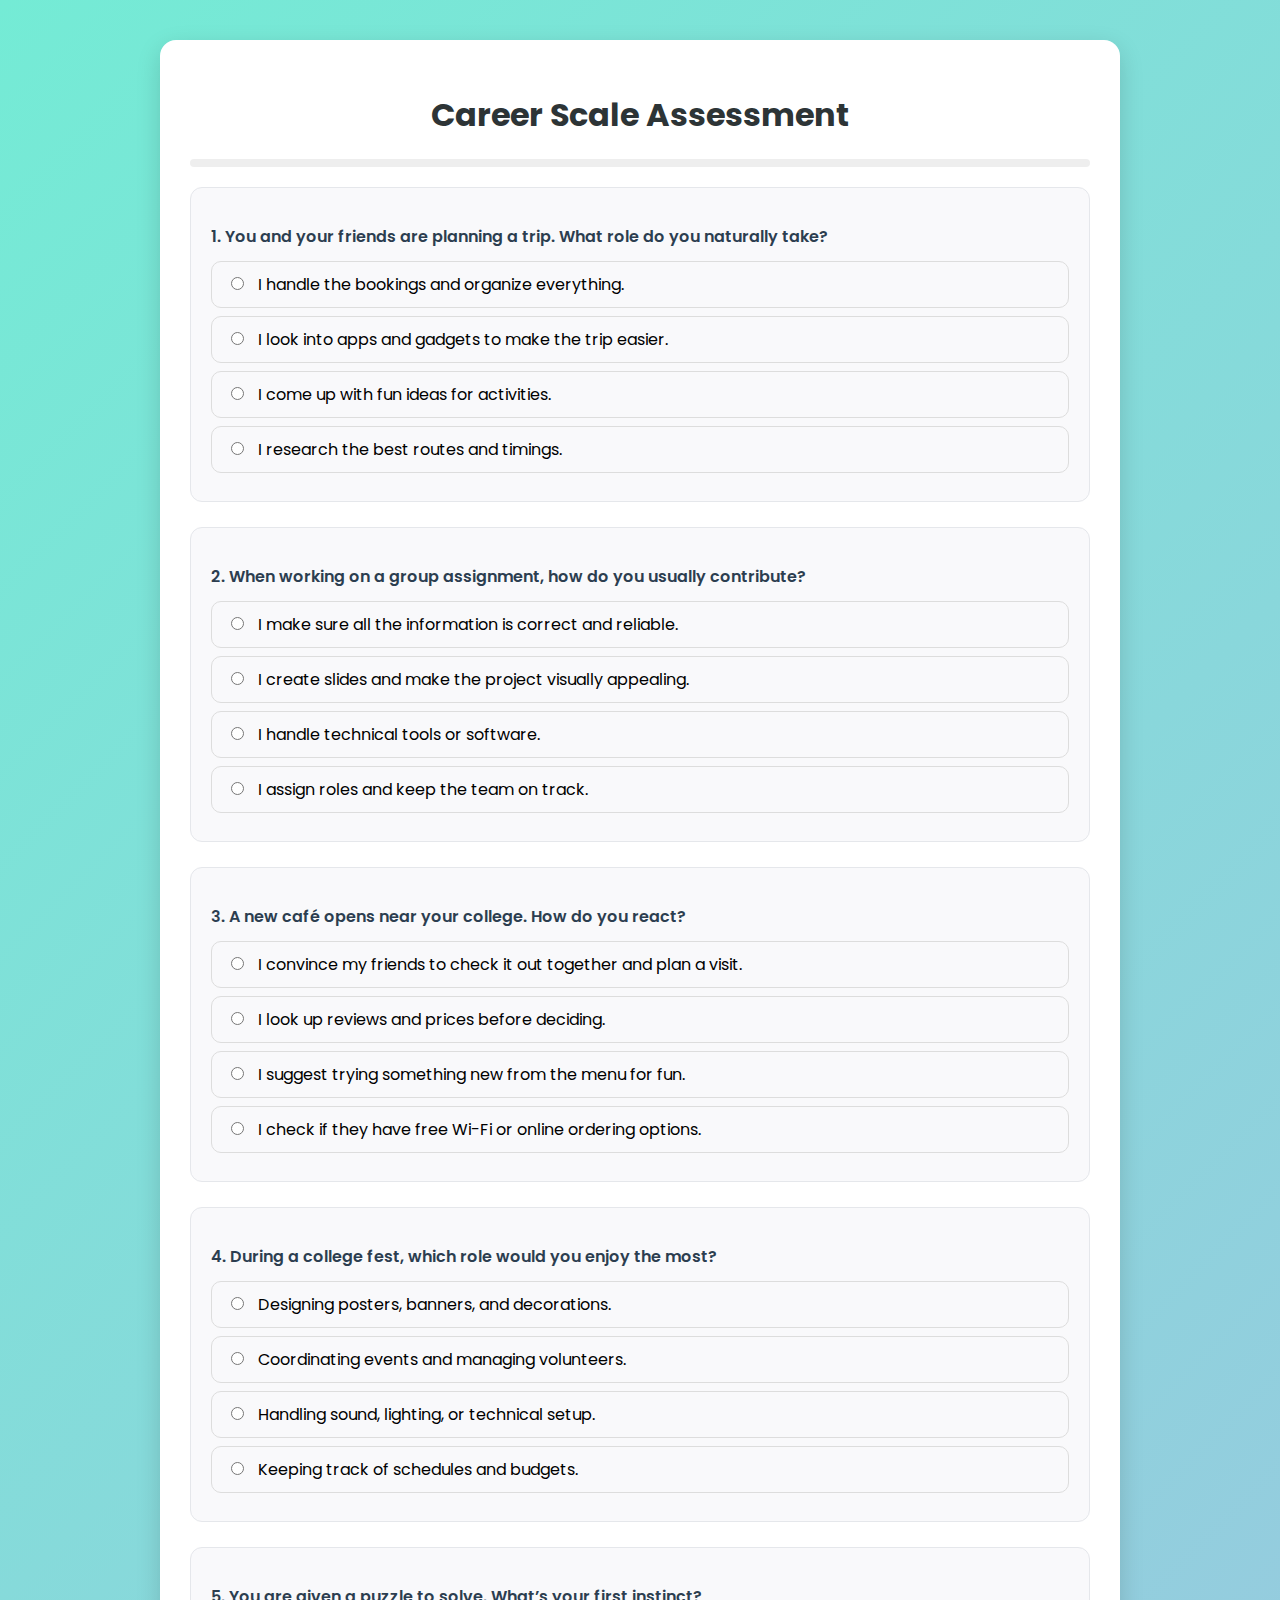
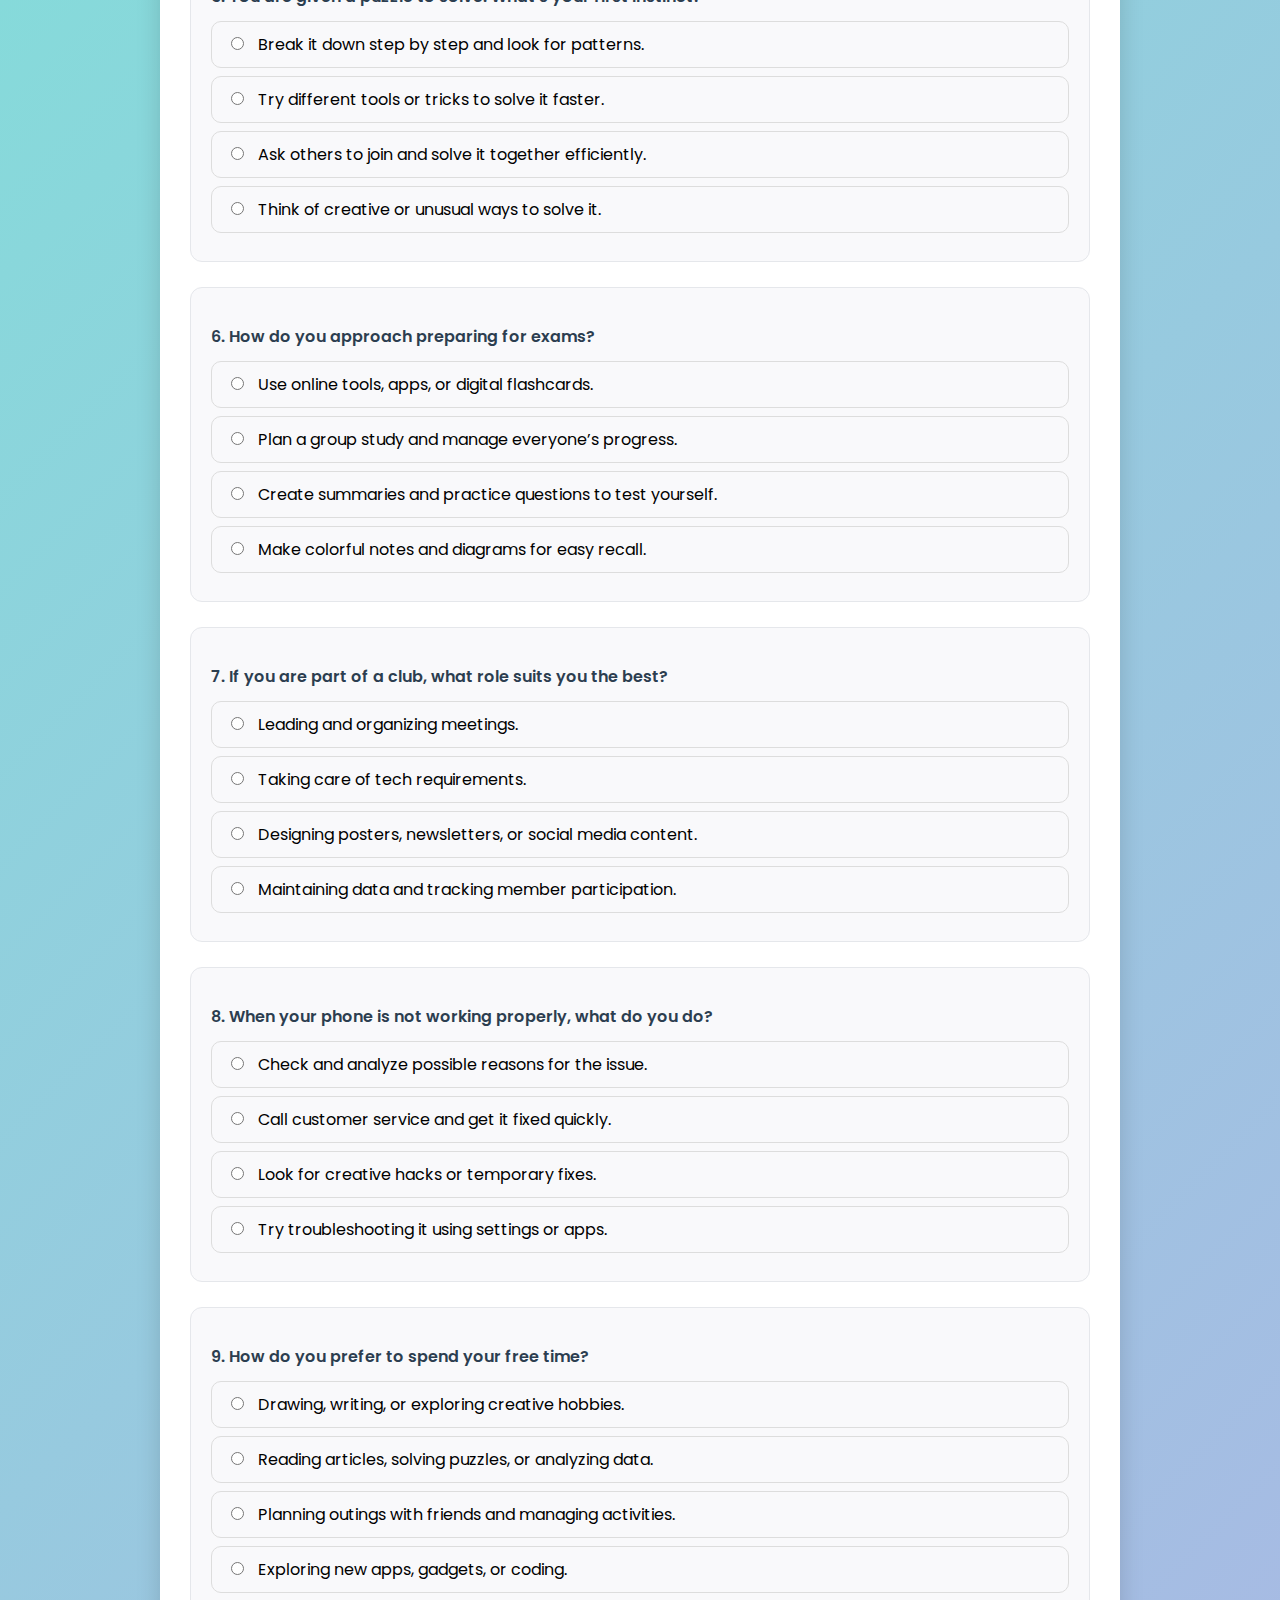
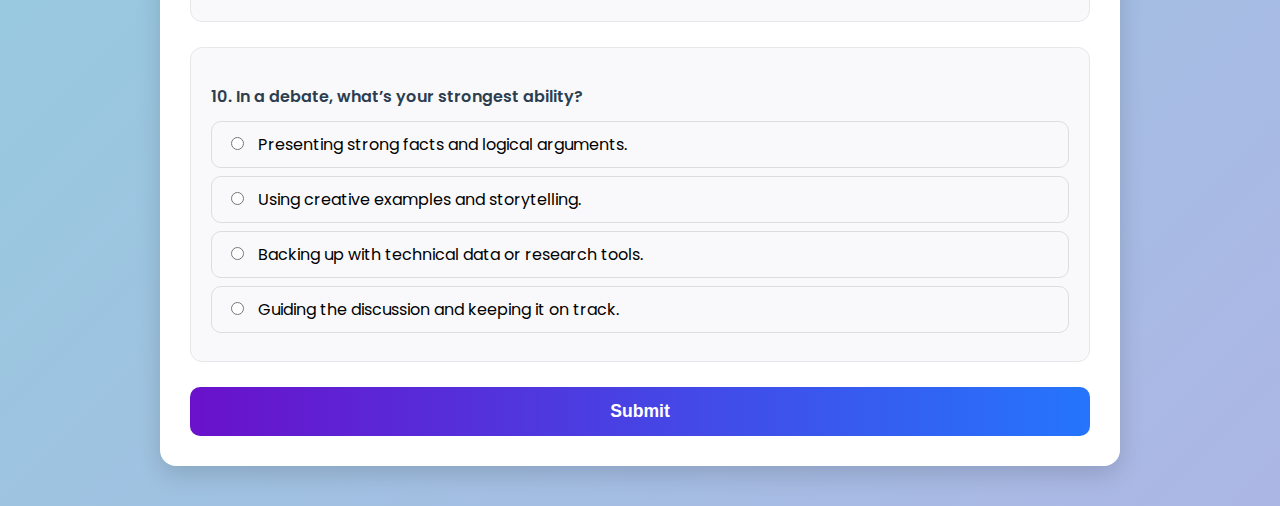
<file: index.html>
<!DOCTYPE html>
<html lang="en">
<head>
  <meta charset="UTF-8">
  <meta name="viewport" content="width=device-width, initial-scale=1.0">
  <title>Career Scale Portal</title>
  <link rel="stylesheet" href="style.css">
</head>
<body>
  <div class="container">
    <h1>Career Scale Assessment</h1>
    <div id="progress">
  <div id="progress-bar"></div>
</div>

    <form id="careerForm">
     <div class="question">
        <p>1. You and your friends are planning a trip. What role do you naturally take?</p>
        <label><input type="radio" name="q1" value="M" required> I handle the bookings and organize everything.</label>
        <label><input type="radio" name="q1" value="T"> I look into apps and gadgets to make the trip easier.</label>
        <label><input type="radio" name="q1" value="C"> I come up with fun ideas for activities.</label>
        <label><input type="radio" name="q1" value="A"> I research the best routes and timings.</label>
      </div>

      <div class="question">
        <p>2. When working on a group assignment, how do you usually contribute?</p>
        <label><input type="radio" name="q2" value="A" required> I make sure all the information is correct and reliable.</label>
        <label><input type="radio" name="q2" value="C"> I create slides and make the project visually appealing.</label>
        <label><input type="radio" name="q2" value="T"> I handle technical tools or software.</label>
        <label><input type="radio" name="q2" value="M"> I assign roles and keep the team on track.</label>
      </div>

      <div class="question">
        <p>3. A new café opens near your college. How do you react?</p>
        <label><input type="radio" name="q3" value="M" required> I convince my friends to check it out together and plan a visit.</label>
        <label><input type="radio" name="q3" value="A"> I look up reviews and prices before deciding.</label>
        <label><input type="radio" name="q3" value="C"> I suggest trying something new from the menu for fun.</label>
        <label><input type="radio" name="q3" value="T"> I check if they have free Wi-Fi or online ordering options.</label>
      </div>

      <div class="question">
        <p>4. During a college fest, which role would you enjoy the most?</p>
        <label><input type="radio" name="q4" value="C" required> Designing posters, banners, and decorations.</label>
        <label><input type="radio" name="q4" value="M"> Coordinating events and managing volunteers.</label>
        <label><input type="radio" name="q4" value="T"> Handling sound, lighting, or technical setup.</label>
        <label><input type="radio" name="q4" value="A"> Keeping track of schedules and budgets.</label>
      </div>

      <div class="question">
        <p>5. You are given a puzzle to solve. What’s your first instinct?</p>
        <label><input type="radio" name="q5" value="A" required> Break it down step by step and look for patterns.</label>
        <label><input type="radio" name="q5" value="T"> Try different tools or tricks to solve it faster.</label>
        <label><input type="radio" name="q5" value="M"> Ask others to join and solve it together efficiently.</label>
        <label><input type="radio" name="q5" value="C"> Think of creative or unusual ways to solve it.</label>
      </div>

      <div class="question">
        <p>6. How do you approach preparing for exams?</p>
        <label><input type="radio" name="q6" value="T" required> Use online tools, apps, or digital flashcards.</label>
        <label><input type="radio" name="q6" value="M"> Plan a group study and manage everyone’s progress.</label>
        <label><input type="radio" name="q6" value="A"> Create summaries and practice questions to test yourself.</label>
        <label><input type="radio" name="q6" value="C"> Make colorful notes and diagrams for easy recall.</label>
      </div>

      <div class="question">
        <p>7. If you are part of a club, what role suits you the best?</p>
        <label><input type="radio" name="q7" value="M" required> Leading and organizing meetings.</label>
        <label><input type="radio" name="q7" value="T"> Taking care of tech requirements.</label>
        <label><input type="radio" name="q7" value="C"> Designing posters, newsletters, or social media content.</label>
        <label><input type="radio" name="q7" value="A"> Maintaining data and tracking member participation.</label>
      </div>

      <div class="question">
        <p>8. When your phone is not working properly, what do you do?</p>
        <label><input type="radio" name="q8" value="A" required> Check and analyze possible reasons for the issue.</label>
        <label><input type="radio" name="q8" value="M"> Call customer service and get it fixed quickly.</label>
        <label><input type="radio" name="q8" value="C"> Look for creative hacks or temporary fixes.</label>
        <label><input type="radio" name="q8" value="T"> Try troubleshooting it using settings or apps.</label>
      </div>

      <div class="question">
        <p>9. How do you prefer to spend your free time?</p>
        <label><input type="radio" name="q9" value="C" required> Drawing, writing, or exploring creative hobbies.</label>
        <label><input type="radio" name="q9" value="A"> Reading articles, solving puzzles, or analyzing data.</label>
        <label><input type="radio" name="q9" value="M"> Planning outings with friends and managing activities.</label>
        <label><input type="radio" name="q9" value="T"> Exploring new apps, gadgets, or coding.</label>
      </div>

      <div class="question">
        <p>10. In a debate, what’s your strongest ability?</p>
        <label><input type="radio" name="q10" value="A" required> Presenting strong facts and logical arguments.</label>
        <label><input type="radio" name="q10" value="C"> Using creative examples and storytelling.</label>
        <label><input type="radio" name="q10" value="T"> Backing up with technical data or research tools.</label>
        <label><input type="radio" name="q10" value="M"> Guiding the discussion and keeping it on track.</label>
      </div>

      <button type="submit" class="submit-btn">Submit</button>
    </form>
  </div>
  <script src="script.js"></script>
</body>
</html>
</file>
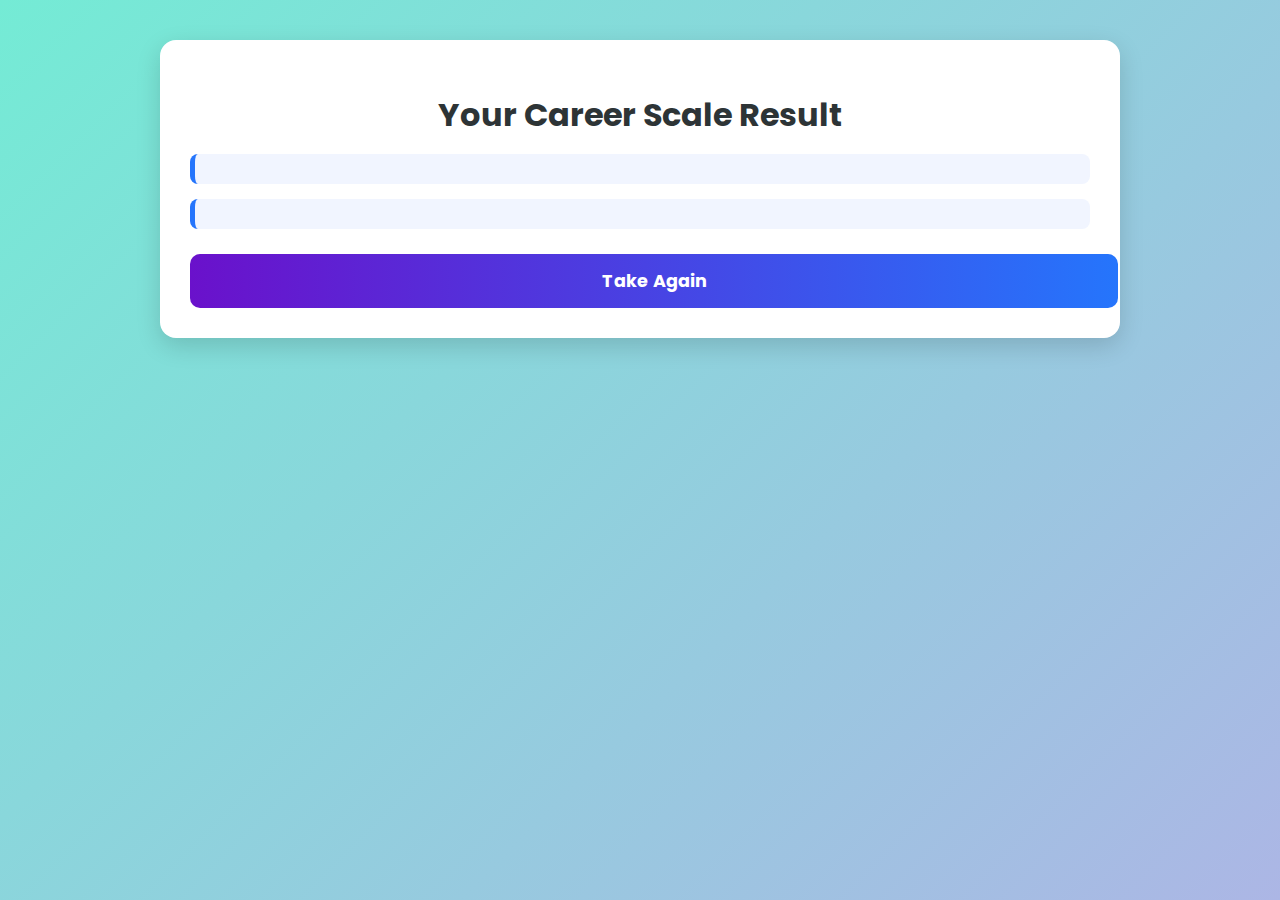
<file: result.html>
<!DOCTYPE html>
<html lang="en">
<head>
  <meta charset="UTF-8">
  <meta name="viewport" content="width=device-width, initial-scale=1.0">
  <title>Career Scale Result</title>
  <link rel="stylesheet" href="style.css">
</head>
<body>
  <div class="container">
    <h1>Your Career Scale Result</h1>
    <p id="primary"></p>
    <p id="secondary"></p>
    <a href="index.html" class="back-btn">Take Again</a>
  </div>
  <script src="script.js"></script>
</body>
</html>
</file>
<file: style.css>
/* Google Font */
@import url('https://fonts.googleapis.com/css2?family=Poppins:wght@400;600&display=swap');

body {
  font-family: 'Poppins', sans-serif;
  background: linear-gradient(135deg, #74ebd5 0%, #ACB6E5 100%);
  margin: 0;
  padding: 0;
  min-height: 100vh;
  display: flex;
  justify-content: center;
  align-items: flex-start;
}

/* Container Box */
.container {
  width: 90%;
  max-width: 900px;
  background: #fff;
  margin: 40px auto;
  padding: 30px;
  border-radius: 16px;
  box-shadow: 0 8px 25px rgba(0,0,0,0.15);
  animation: fadeIn 0.6s ease;
}

/* Heading */
h1 {
  text-align: center;
  color: #2d3436;
  font-size: 2rem;
  margin-bottom: 10px;
}

/* Progress Bar */
#progress {
  height: 8px;
  background: #eee;
  border-radius: 5px;
  margin: 20px 0;
  overflow: hidden;
}

#progress-bar {
  height: 100%;
  width: 0;
  background: linear-gradient(90deg, #6a11cb 0%, #2575fc 100%);
  transition: width 0.3s ease;
}

/* Questions */
.question {
  margin-bottom: 25px;
  padding: 20px;
  background: #f9f9fb;
  border-radius: 12px;
  border: 1px solid #e5e7eb;
  transition: 0.3s;
}

.question:hover {
  background: #f1f5ff;
  border-color: #cbd5e1;
}

.question p {
  font-weight: 600;
  margin-bottom: 12px;
  color: #2c3e50;
}

/* Options */
label {
  display: block;
  padding: 10px 14px;
  margin: 8px 0;
  border-radius: 10px;
  border: 1px solid #ddd;
  cursor: pointer;
  transition: 0.2s ease;
}

label:hover {
  background: #edf2ff;
  border-color: #6c63ff;
}

input[type="radio"] {
  margin-right: 10px;
}

/* Submit Button */
.submit-btn, .back-btn {
  display: block;
  width: 100%;
  padding: 14px;
  font-size: 1.1rem;
  font-weight: bold;
  background: linear-gradient(90deg, #6a11cb 0%, #2575fc 100%);
  color: white;
  border: none;
  border-radius: 10px;
  cursor: pointer;
  margin-top: 25px;
  transition: 0.3s ease;
  text-align: center;
  text-decoration: none;
}

.submit-btn:hover, .back-btn:hover {
  background: linear-gradient(90deg, #2575fc 0%, #6a11cb 100%);
  transform: translateY(-2px);
}

/* Result Page */
#primary, #secondary {
  font-size: 1.2rem;
  padding: 15px;
  margin: 15px 0;
  border-left: 5px solid #2575fc;
  background: #f1f5ff;
  border-radius: 8px;
}

/* Animation */
@keyframes fadeIn {
  from { opacity: 0; transform: translateY(20px); }
  to { opacity: 1; transform: translateY(0); }
}

/* Mobile Friendly */
@media (max-width: 600px) {
  h1 {
    font-size: 1.5rem;
  }
  .container {
    padding: 20px;
  }
  label {
    font-size: 0.95rem;
  }
}
</file>
